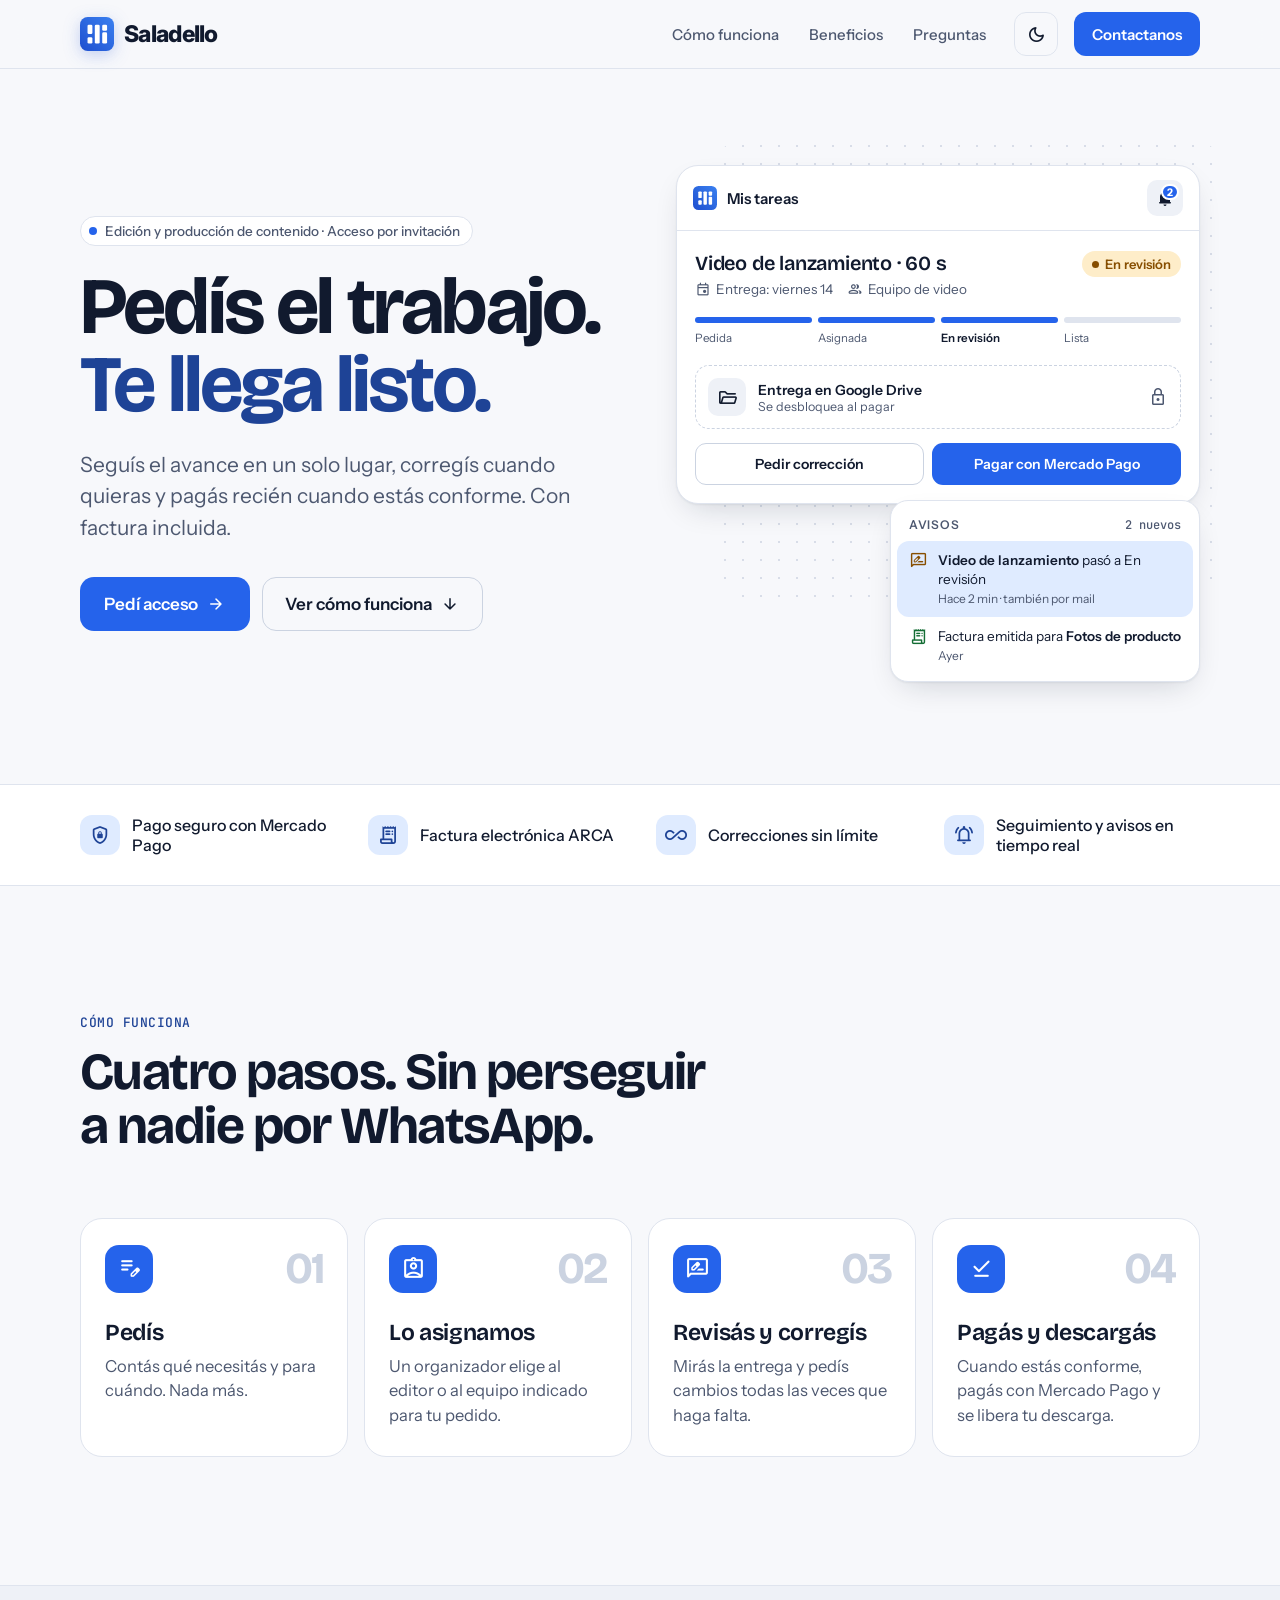
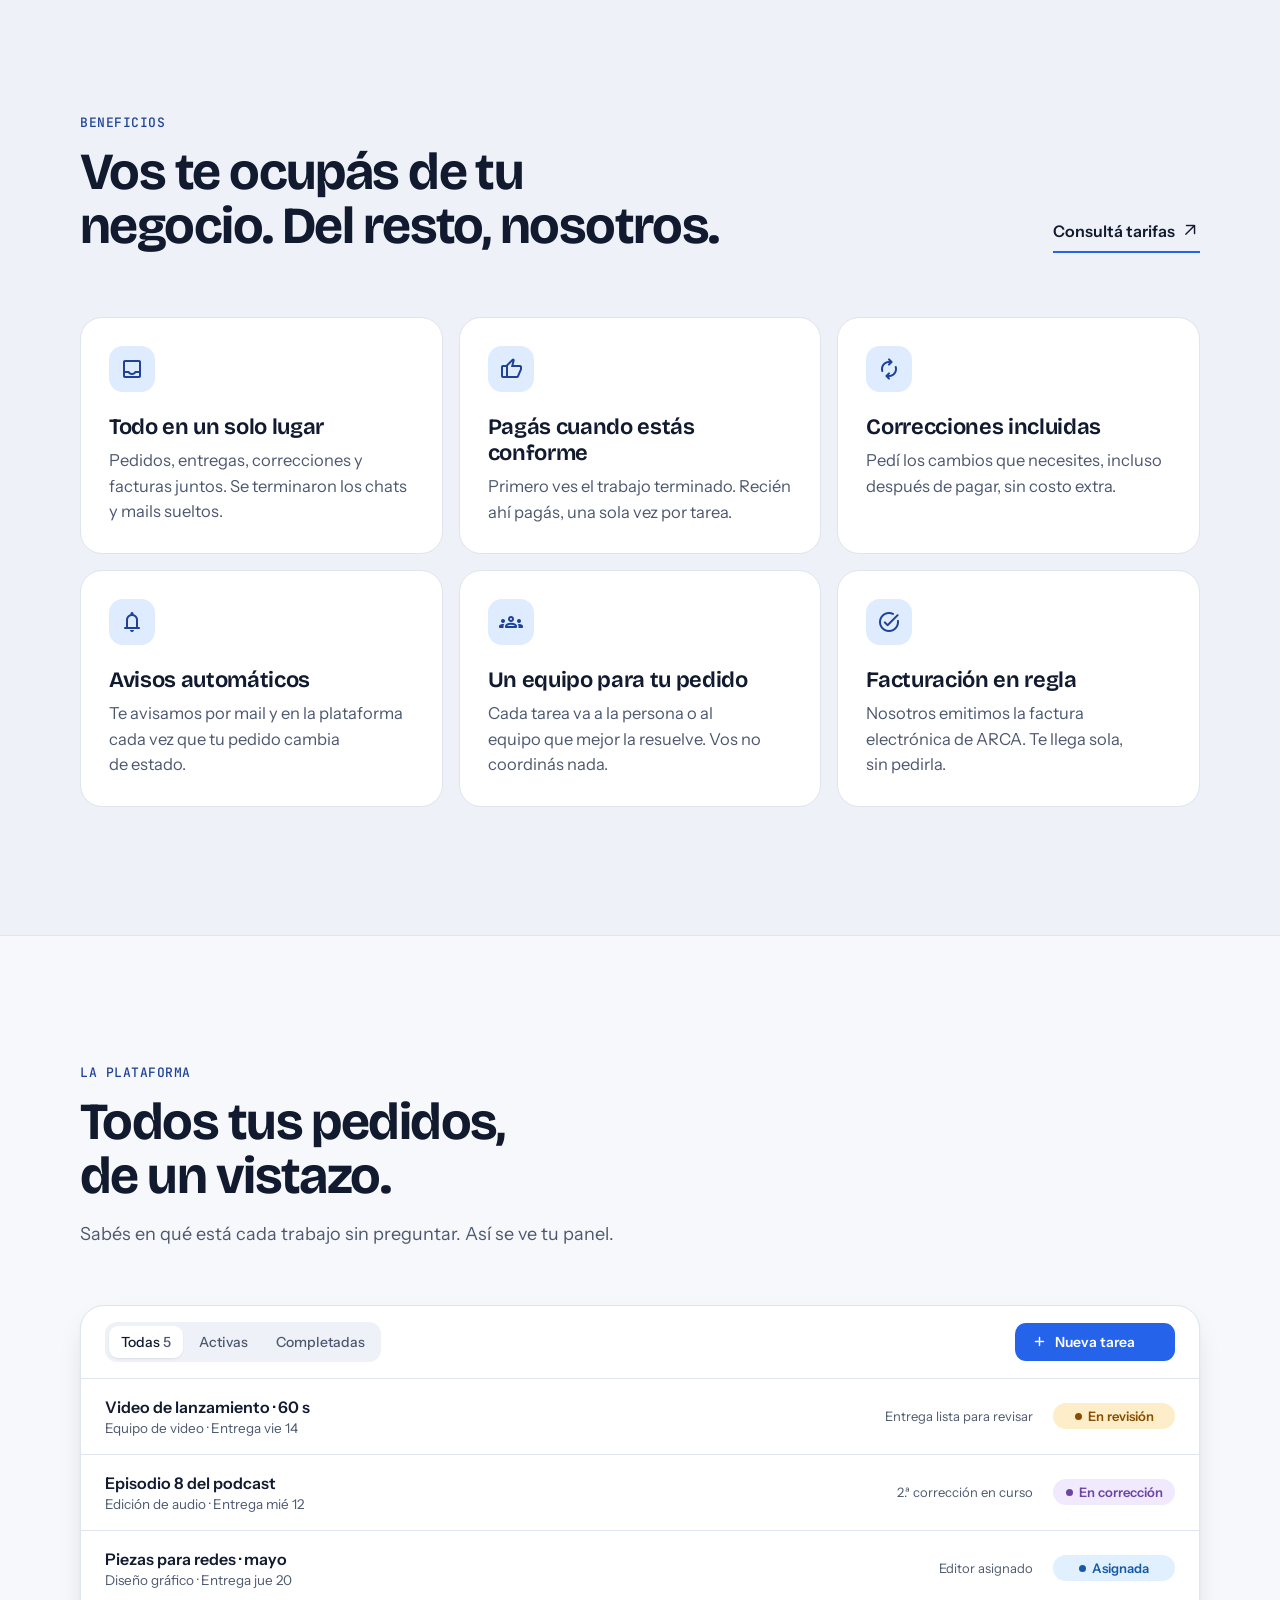
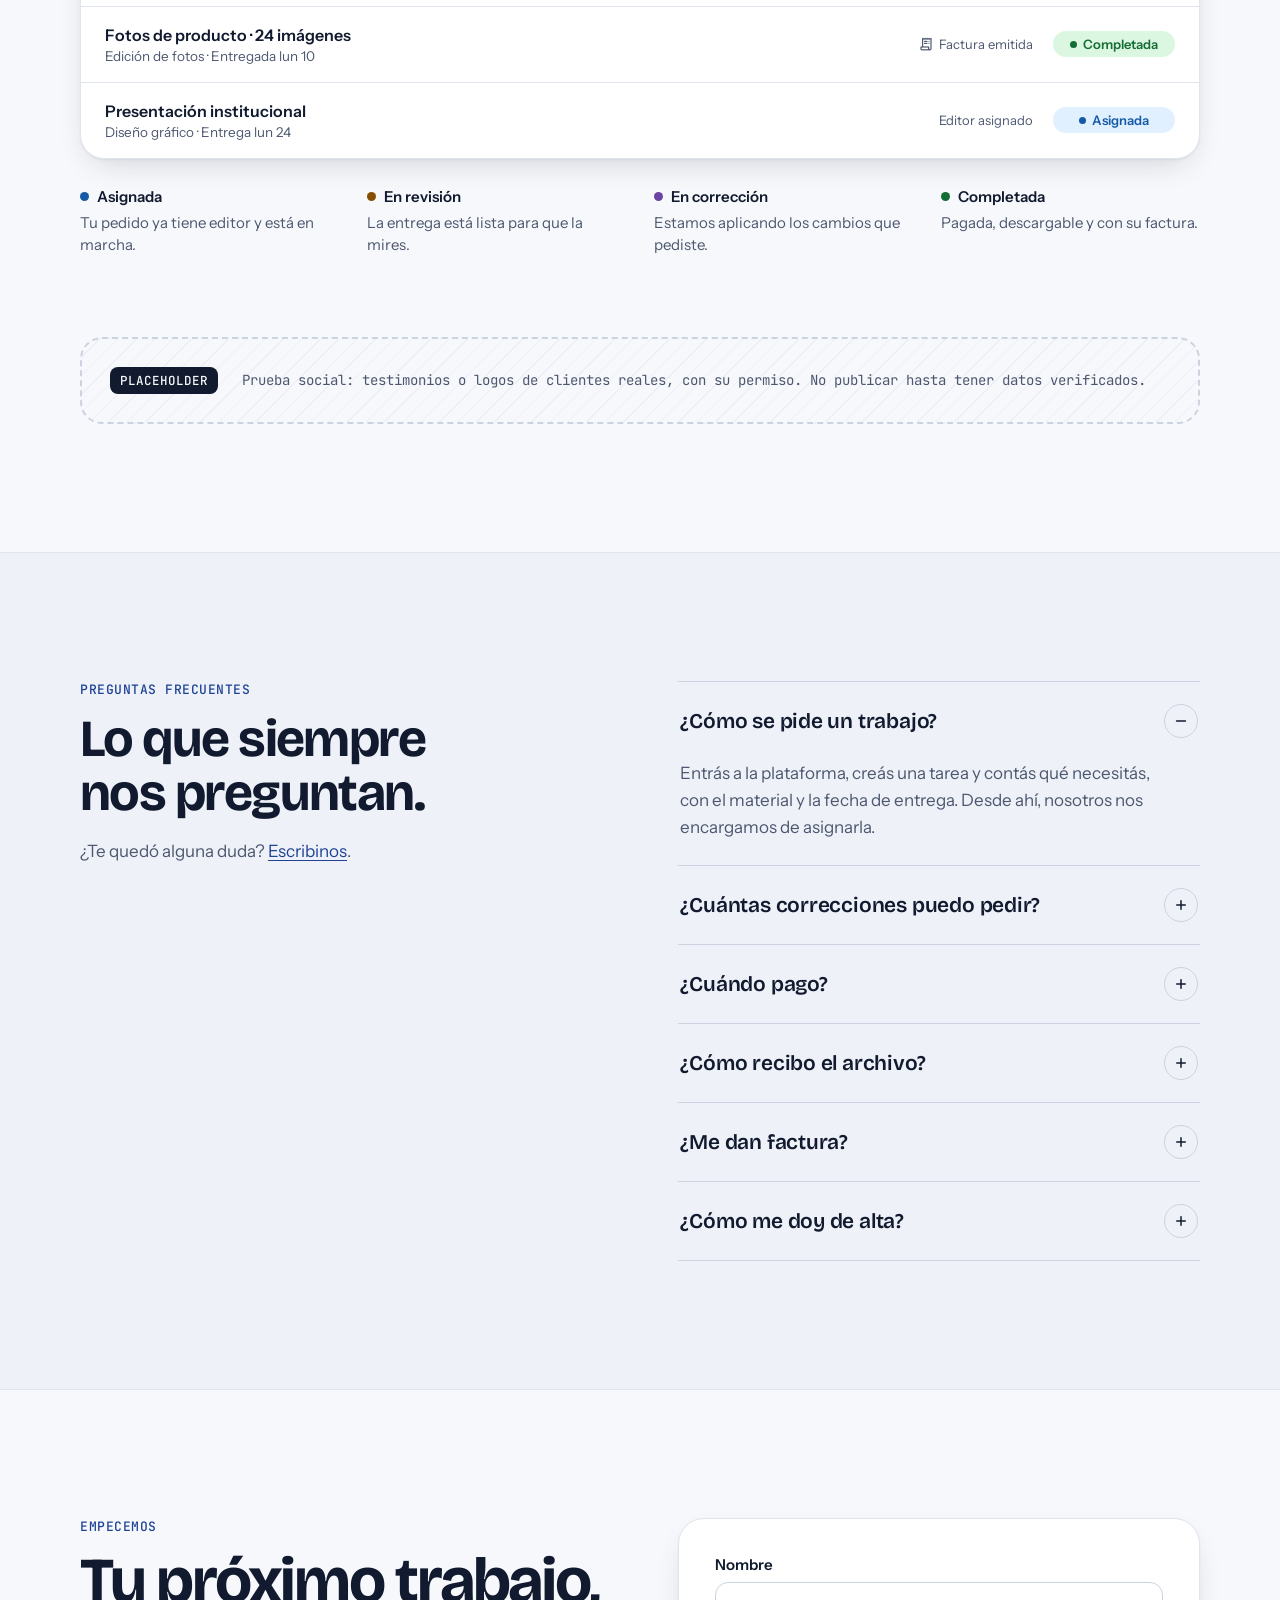
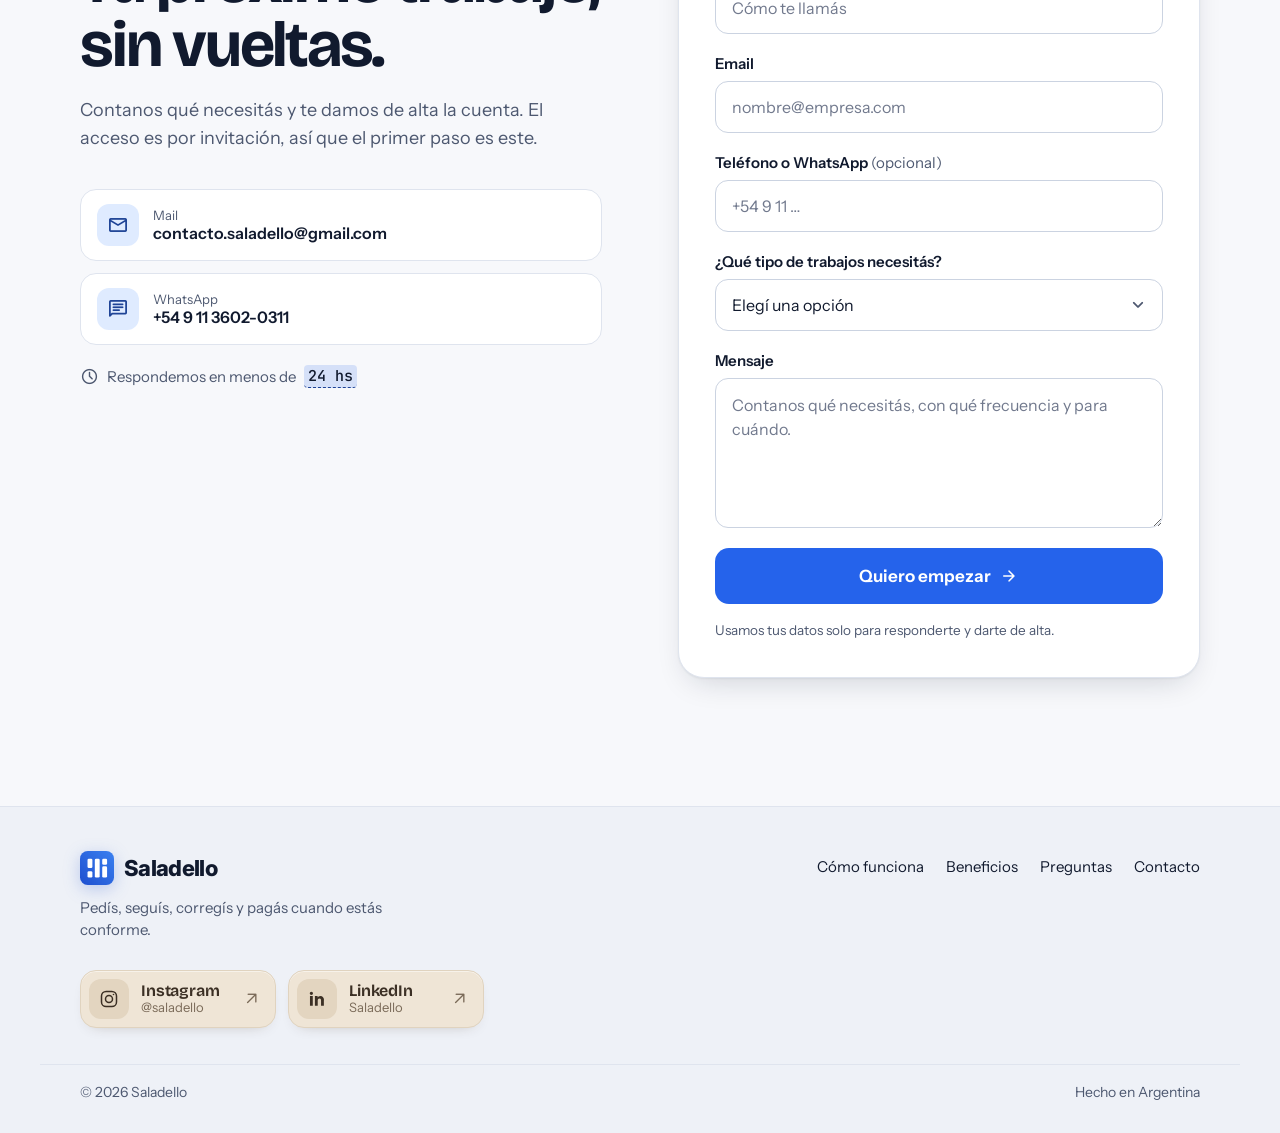
<file: index.html>
<!DOCTYPE html>
<html lang="es-AR">
<head>
<meta charset="utf-8">
<meta name="viewport" content="width=device-width, initial-scale=1">
<title>Saladello — Pedís el trabajo, te llega listo</title>
<meta name="description" content="Pedí trabajos de edición a un equipo de editores, seguí el avance en un solo lugar, corregí cuando quieras y pagá recién cuando estás conforme, con factura incluida.">
<meta name="theme-color" content="#F7F8FB" media="(prefers-color-scheme: light)">
<meta name="theme-color" content="#111A2E" media="(prefers-color-scheme: dark)">
<link rel="icon" type="image/svg+xml" href="assets/favicon.svg">
<meta property="og:title" content="Saladello — Pedís el trabajo, te llega listo">
<meta property="og:description" content="Seguís el avance en un solo lugar, corregís cuando quieras y pagás recién cuando estás conforme. Con factura incluida.">
<meta property="og:image" content="https://saladello-landing.vercel.app/assets/logo-saladello.png">
<meta property="og:type" content="website">
<script>
  // Aplica el tema antes de pintar para evitar el parpadeo.
  (function () {
    try {
      var t = localStorage.getItem('saladello-theme');
      if (t !== 'light' && t !== 'dark') t = matchMedia('(prefers-color-scheme: dark)').matches ? 'dark' : 'light';
      document.documentElement.dataset.theme = t;
    } catch (e) { document.documentElement.dataset.theme = 'light'; }
  })();
</script>
<link rel="preconnect" href="https://fonts.googleapis.com">
<link rel="preconnect" href="https://fonts.gstatic.com" crossorigin>
<link rel="stylesheet" href="https://fonts.googleapis.com/css2?family=Bricolage+Grotesque:opsz,wght@12..96,500..800&family=Instrument+Sans:wght@400..700&family=Inter:wght@800&family=JetBrains+Mono:wght@400;500&display=swap">
<link rel="stylesheet" href="https://fonts.googleapis.com/css2?family=Material+Symbols+Rounded:opsz,wght,FILL,GRAD@20..48,300..500,0..1,0&display=block">
<link rel="stylesheet" href="styles.css">
</head>
<body>

<svg width="0" height="0" style="position:absolute" aria-hidden="true">
  <defs>
    <linearGradient id="mark-grad" x1="1" y1="0" x2="0" y2="1">
      <stop offset="0" stop-color="#3A80F0"/>
      <stop offset="1" stop-color="#1E4FCF"/>
    </linearGradient>
  </defs>
  <symbol id="mark" viewBox="0 0 280 280">
    <rect width="280" height="280" rx="64" fill="url(#mark-grad)"/>
    <g fill="#fff">
      <rect x="62" y="63" width="40" height="78" rx="11"/>
      <rect x="62" y="166" width="40" height="52" rx="11"/>
      <rect x="122" y="63" width="40" height="155" rx="11"/>
      <rect x="183" y="63" width="40" height="50" rx="11"/>
      <rect x="183" y="126" width="40" height="92" rx="11"/>
    </g>
  </symbol>
</svg>

<a class="skip" href="#contenido">Saltar al contenido</a>

<header class="site-header">
  <nav class="nav" aria-label="Principal">
    <a href="#inicio" class="brand" aria-label="Saladello, ir al inicio">
      <svg class="mark" aria-hidden="true"><use href="#mark"/></svg>
      <span class="wordmark" aria-hidden="true">Saladello</span>
    </a>
    <div class="nav-links">
      <a href="#como-funciona">Cómo funciona</a>
      <a href="#beneficios">Beneficios</a>
      <a href="#preguntas">Preguntas</a>
    </div>
    <button type="button" class="icon-btn nav-theme" data-theme-toggle aria-label="Cambiar a modo oscuro" title="Cambiar a modo oscuro"><span class="ms" aria-hidden="true" data-theme-icon>dark_mode</span></button>
    <a href="#contacto" class="btn btn-sm btn-primary">Contactanos</a>
    <button type="button" class="icon-btn menu-btn" id="menu-btn" aria-expanded="false" aria-controls="menu-movil" aria-label="Abrir menú"><span class="ms ms-24" aria-hidden="true">menu</span></button>
  </nav>
  <div id="menu-movil" class="mobile-menu" hidden>
    <a href="#como-funciona">Cómo funciona</a>
    <a href="#beneficios">Beneficios</a>
    <a href="#preguntas">Preguntas</a>
    <button type="button" data-theme-toggle><span class="ms" aria-hidden="true" data-theme-icon>dark_mode</span><span data-theme-label>Cambiar a modo oscuro</span></button>
  </div>
</header>

<main id="contenido">

<section id="inicio" class="hero wrap" aria-labelledby="hero-title">
  <div>
    <p class="pill"><span class="dot" aria-hidden="true"></span>Edición y producción de contenido · Acceso por invitación</p>
    <h1 id="hero-title">Pedís el trabajo. <span class="accent-text">Te llega listo.</span></h1>
    <p class="lead">Seguís el avance en un solo lugar, corregís cuando quieras y pagás recién cuando estás conforme. Con factura incluida.</p>
    <div class="hero-ctas">
      <a href="#contacto" class="btn btn-lg btn-primary">Pedí acceso<span class="ms" aria-hidden="true">arrow_forward</span></a>
      <a href="#como-funciona" class="btn btn-lg btn-ghost">Ver cómo funciona<span class="ms" aria-hidden="true">arrow_downward</span></a>
    </div>
  </div>

  <div class="mock" role="img" aria-label="Ejemplo de la plataforma: una tarea en estado En revisión con su avance, la entrega en Google Drive y el aviso de cambio de estado.">
    <div class="mock-dots" aria-hidden="true"></div>
    <div class="card mock-card" aria-hidden="true">
      <div class="mock-top">
        <svg class="mark mark-xs"><use href="#mark"/></svg>
        <span class="mock-title">Mis tareas</span>
        <span class="bell"><span class="ms ms-fill">notifications</span><span class="badge">2</span></span>
      </div>
      <div class="mock-body">
        <div class="task-head">
          <div class="task-info">
            <div class="task-name">Video de lanzamiento · 60 s</div>
            <div class="task-meta"><span><span class="ms ms-16">event</span>Entrega: viernes 14</span><span><span class="ms ms-16">group</span>Equipo de video</span></div>
          </div>
          <span class="status st-amber"><span class="sdot"></span>En revisión</span>
        </div>
        <div class="progress"><div class="on"></div><div class="on"></div><div class="on"></div><div></div></div>
        <div class="progress-labels"><span>Pedida</span><span>Asignada</span><span class="cur">En revisión</span><span>Lista</span></div>
        <div class="drive">
          <span class="drive-icon"><span class="ms">folder_open</span></span>
          <div class="drive-text"><div class="t">Entrega en Google Drive</div><div class="s">Se desbloquea al pagar</div></div>
          <span class="ms muted">lock</span>
        </div>
        <div class="mock-actions">
          <span class="fake-btn">Pedir corrección</span>
          <span class="fake-btn primary">Pagar con Mercado Pago</span>
        </div>
      </div>
    </div>
    <div class="card notif" aria-hidden="true">
      <div class="notif-head"><span>Avisos</span><span class="mono">2 nuevos</span></div>
      <div class="notif-item unread">
        <span class="ms amber">rate_review</span>
        <div><strong>Video de lanzamiento</strong> pasó a En revisión<div class="when">Hace 2 min · también por mail</div></div>
      </div>
      <div class="notif-item">
        <span class="ms green">receipt_long</span>
        <div>Factura emitida para <strong>Fotos de producto</strong><div class="when">Ayer</div></div>
      </div>
    </div>
  </div>
</section>

<section class="guarantees" aria-label="Garantías">
  <ul class="wrap">
    <li><span class="g-icon ms" aria-hidden="true">shield_lock</span>Pago seguro con Mercado Pago</li>
    <li><span class="g-icon ms" aria-hidden="true">receipt_long</span>Factura electrónica ARCA</li>
    <li><span class="g-icon ms" aria-hidden="true">all_inclusive</span>Correcciones sin límite</li>
    <li><span class="g-icon ms" aria-hidden="true">notifications_active</span>Seguimiento y avisos en tiempo real</li>
  </ul>
</section>

<section id="como-funciona" class="section wrap" aria-labelledby="como-title">
  <div data-reveal="0" class="sec-head">
    <p class="eyebrow">CÓMO FUNCIONA</p>
    <h2 id="como-title">Cuatro pasos. Sin perseguir a nadie por WhatsApp.</h2>
  </div>
  <ol class="steps">
    <li data-reveal="0" class="tile">
      <div class="step-top"><span class="step-icon ms" aria-hidden="true">edit_note</span><span class="step-num">01</span></div>
      <h3>Pedís</h3>
      <p>Contás qué necesitás y para cuándo. Nada más.</p>
    </li>
    <li data-reveal="80" class="tile">
      <div class="step-top"><span class="step-icon ms" aria-hidden="true">assignment_ind</span><span class="step-num">02</span></div>
      <h3>Lo asignamos</h3>
      <p>Un organizador elige al editor o al equipo indicado para tu pedido.</p>
    </li>
    <li data-reveal="160" class="tile">
      <div class="step-top"><span class="step-icon ms" aria-hidden="true">rate_review</span><span class="step-num">03</span></div>
      <h3>Revisás y corregís</h3>
      <p>Mirás la entrega y pedís cambios todas las veces que haga falta.</p>
    </li>
    <li data-reveal="240" class="tile">
      <div class="step-top"><span class="step-icon ms" aria-hidden="true">download_done</span><span class="step-num">04</span></div>
      <h3>Pagás y descargás</h3>
      <p>Cuando estás conforme, pagás con Mercado Pago y se libera tu descarga.</p>
    </li>
  </ol>
</section>

<section id="beneficios" class="band" aria-labelledby="ben-title">
  <div class="section wrap">
    <div data-reveal="0" class="ben-head">
      <div class="sec-head">
        <p class="eyebrow">BENEFICIOS</p>
        <h2 id="ben-title">Vos te ocupás de tu negocio. Del resto, nosotros.</h2>
      </div>
      <a href="#contacto" class="underline-link">Consultá tarifas<span class="ms" aria-hidden="true">arrow_outward</span></a>
    </div>
    <div class="benefits">
      <article data-reveal="0" class="tile">
        <span class="b-icon ms" aria-hidden="true">inbox</span>
        <h3>Todo en un solo lugar</h3>
        <p>Pedidos, entregas, correcciones y facturas juntos. Se terminaron los chats y mails sueltos.</p>
      </article>
      <article data-reveal="60" class="tile">
        <span class="b-icon ms" aria-hidden="true">thumb_up</span>
        <h3>Pagás cuando estás conforme</h3>
        <p>Primero ves el trabajo terminado. Recién ahí pagás, una sola vez por tarea.</p>
      </article>
      <article data-reveal="120" class="tile">
        <span class="b-icon ms" aria-hidden="true">autorenew</span>
        <h3>Correcciones incluidas</h3>
        <p>Pedí los cambios que necesites, incluso después de pagar, sin costo extra.</p>
      </article>
      <article data-reveal="0" class="tile">
        <span class="b-icon ms" aria-hidden="true">notifications</span>
        <h3>Avisos automáticos</h3>
        <p>Te avisamos por mail y en la plataforma cada vez que tu pedido cambia de estado.</p>
      </article>
      <article data-reveal="60" class="tile">
        <span class="b-icon ms" aria-hidden="true">groups</span>
        <h3>Un equipo para tu pedido</h3>
        <p>Cada tarea va a la persona o al equipo que mejor la resuelve. Vos no coordinás nada.</p>
      </article>
      <article data-reveal="120" class="tile">
        <span class="b-icon ms" aria-hidden="true">task_alt</span>
        <h3>Facturación en regla</h3>
        <p>Nosotros emitimos la factura electrónica de ARCA. Te llega sola, sin pedirla.</p>
      </article>
    </div>
  </div>
</section>

<section id="producto" class="section wrap" aria-labelledby="prod-title">
  <div data-reveal="0" class="sec-head wide">
    <p class="eyebrow">LA PLATAFORMA</p>
    <h2 id="prod-title">Todos tus pedidos, de un vistazo.</h2>
    <p class="sub">Sabés en qué está cada trabajo sin preguntar. Así se ve tu panel.</p>
  </div>
  <div data-reveal="0" class="card panel" role="img" aria-label="Vista de ejemplo de la lista de tareas con estados Asignada, En revisión, Completada y En corrección.">
    <div class="panel-bar" aria-hidden="true">
      <div class="tabs"><span class="active">Todas <span class="muted">5</span></span><span>Activas</span><span>Completadas</span></div>
      <span class="fake-btn primary new-task"><span class="ms ms-19">add</span>Nueva tarea</span>
    </div>
    <div aria-hidden="true">
      <div class="row">
        <div class="row-main"><div class="row-title">Video de lanzamiento · 60 s</div><div class="row-sub">Equipo de video · Entrega vie 14</div></div>
        <span class="row-note">Entrega lista para revisar</span>
        <span class="status st-amber fixed"><span class="sdot"></span>En revisión</span>
      </div>
      <div class="row">
        <div class="row-main"><div class="row-title">Episodio 8 del podcast</div><div class="row-sub">Edición de audio · Entrega mié 12</div></div>
        <span class="row-note">2.ª corrección en curso</span>
        <span class="status st-violet fixed"><span class="sdot"></span>En corrección</span>
      </div>
      <div class="row">
        <div class="row-main"><div class="row-title">Piezas para redes · mayo</div><div class="row-sub">Diseño gráfico · Entrega jue 20</div></div>
        <span class="row-note">Editor asignado</span>
        <span class="status st-blue fixed"><span class="sdot"></span>Asignada</span>
      </div>
      <div class="row">
        <div class="row-main"><div class="row-title">Fotos de producto · 24 imágenes</div><div class="row-sub">Edición de fotos · Entregada lun 10</div></div>
        <span class="row-note"><span class="ms ms-16">receipt_long</span>Factura emitida</span>
        <span class="status st-green fixed"><span class="sdot"></span>Completada</span>
      </div>
      <div class="row">
        <div class="row-main"><div class="row-title">Presentación institucional</div><div class="row-sub">Diseño gráfico · Entrega lun 24</div></div>
        <span class="row-note">Editor asignado</span>
        <span class="status st-blue fixed"><span class="sdot"></span>Asignada</span>
      </div>
    </div>
  </div>
  <dl class="legend">
    <div><dt><span class="ldot" style="background:var(--blue-fg)" aria-hidden="true"></span>Asignada</dt><dd>Tu pedido ya tiene editor y está en marcha.</dd></div>
    <div><dt><span class="ldot" style="background:var(--amber-fg)" aria-hidden="true"></span>En revisión</dt><dd>La entrega está lista para que la mires.</dd></div>
    <div><dt><span class="ldot" style="background:var(--violet-fg)" aria-hidden="true"></span>En corrección</dt><dd>Estamos aplicando los cambios que pediste.</dd></div>
    <div><dt><span class="ldot" style="background:var(--green-fg)" aria-hidden="true"></span>Completada</dt><dd>Pagada, descargable y con su factura.</dd></div>
  </dl>

  <aside class="social-placeholder" id="social-proof" aria-label="Espacio reservado para prueba social">
    <span class="ph-tag">PLACEHOLDER</span>
    <p>Prueba social: testimonios o logos de clientes reales, con su permiso. No publicar hasta tener datos verificados.</p>
  </aside>
</section>

<section id="preguntas" class="band" aria-labelledby="faq-title">
  <div class="section wrap faq-grid">
    <div data-reveal="0">
      <p class="eyebrow">PREGUNTAS FRECUENTES</p>
      <h2 id="faq-title">Lo que siempre nos preguntan.</h2>
      <p class="sub">¿Te quedó alguna duda? <a href="#contacto">Escribinos</a>.</p>
    </div>
    <div class="faq" id="faq">
      <div class="faq-item">
        <h3><button type="button" id="faq-b0" aria-expanded="true" aria-controls="faq-p0">¿Cómo se pide un trabajo?<span class="faq-icon ms" aria-hidden="true">remove</span></button></h3>
        <div id="faq-p0" role="region" aria-labelledby="faq-b0" class="faq-panel">Entrás a la plataforma, creás una tarea y contás qué necesitás, con el material y la fecha de entrega. Desde ahí, nosotros nos encargamos de asignarla.</div>
      </div>
      <div class="faq-item">
        <h3><button type="button" id="faq-b1" aria-expanded="false" aria-controls="faq-p1">¿Cuántas correcciones puedo pedir?<span class="faq-icon ms" aria-hidden="true">add</span></button></h3>
        <div id="faq-p1" role="region" aria-labelledby="faq-b1" class="faq-panel" hidden>Todas las que necesites. Pedís los cambios desde la misma tarea y te avisamos cuando estén listos para revisar.</div>
      </div>
      <div class="faq-item">
        <h3><button type="button" id="faq-b2" aria-expanded="false" aria-controls="faq-p2">¿Cuándo pago?<span class="faq-icon ms" aria-hidden="true">add</span></button></h3>
        <div id="faq-p2" role="region" aria-labelledby="faq-b2" class="faq-panel" hidden>Recién cuando estás conforme con el trabajo. Pagás por Mercado Pago una sola vez por tarea, aunque después pidas más correcciones.</div>
      </div>
      <div class="faq-item">
        <h3><button type="button" id="faq-b3" aria-expanded="false" aria-controls="faq-p3">¿Cómo recibo el archivo?<span class="faq-icon ms" aria-hidden="true">add</span></button></h3>
        <div id="faq-p3" role="region" aria-labelledby="faq-b3" class="faq-panel" hidden>El editor sube el resultado a una carpeta de Google Drive. Cuando pagás, se te desbloquea el link de descarga dentro de la tarea.</div>
      </div>
      <div class="faq-item">
        <h3><button type="button" id="faq-b4" aria-expanded="false" aria-controls="faq-p4">¿Me dan factura?<span class="faq-icon ms" aria-hidden="true">add</span></button></h3>
        <div id="faq-p4" role="region" aria-labelledby="faq-b4" class="faq-panel" hidden>Sí. Emitimos la factura electrónica de ARCA (ex AFIP) por cada tarea pagada y te avisamos cuando está disponible.</div>
      </div>
      <div class="faq-item">
        <h3><button type="button" id="faq-b5" aria-expanded="false" aria-controls="faq-p5">¿Cómo me doy de alta?<span class="faq-icon ms" aria-hidden="true">add</span></button></h3>
        <div id="faq-p5" role="region" aria-labelledby="faq-b5" class="faq-panel" hidden>El acceso es por invitación, no hay registro público. Escribinos desde el formulario de abajo y te creamos la cuenta.</div>
      </div>
    </div>
  </div>
</section>

<section id="contacto" class="section wrap" aria-labelledby="contact-title">
  <div class="contact-grid">
    <div data-reveal="0">
      <p class="eyebrow">EMPECEMOS</p>
      <h2 id="contact-title" class="h-xl">Tu próximo trabajo, sin vueltas.</h2>
      <p class="sub narrow">Contanos qué necesitás y te damos de alta la cuenta. El acceso es por invitación, así que el primer paso es este.</p>
      <ul class="channels">
        <li><a data-href="mail" href="#" class="channel"><span class="b-icon ms" aria-hidden="true">mail</span><span class="ch-text"><span class="ch-label">Mail</span><span class="ch-value" data-ph="contactEmail"></span></span></a></li>
        <li><a data-href="whatsapp" href="#" target="_blank" rel="noopener" class="channel"><span class="b-icon ms" aria-hidden="true">chat</span><span class="ch-text"><span class="ch-label">WhatsApp</span><span class="ch-value" data-ph="whatsapp"></span></span></a></li>
      </ul>
      <p class="response"><span class="ms ms-19" aria-hidden="true">schedule</span>Respondemos en menos de <span class="ph ph-ink" data-ph="responseTime" title="Marcador: plazo de respuesta"></span></p>
    </div>

    <div data-reveal="80" class="card form-card">
      <form id="contact-form" novalidate aria-labelledby="contact-title">
        <div class="field-row">
          <div class="field">
            <label for="f-name">Nombre</label>
            <input id="f-name" name="name" type="text" autocomplete="name" required aria-describedby="e-name" placeholder="Cómo te llamás">
            <span id="e-name" class="err" hidden></span>
          </div>
          <div class="field">
            <label for="f-email">Email</label>
            <input id="f-email" name="email" type="email" inputmode="email" autocomplete="email" required aria-describedby="e-email" placeholder="nombre@empresa.com">
            <span id="e-email" class="err" hidden></span>
          </div>
        </div>
        <div class="field-row">
          <div class="field">
            <label for="f-phone">Teléfono o WhatsApp <span class="opt">(opcional)</span></label>
            <input id="f-phone" name="phone" type="tel" inputmode="tel" autocomplete="tel" aria-describedby="e-phone" placeholder="+54 9 11 …">
            <span id="e-phone" class="err" hidden></span>
          </div>
          <div class="field">
            <label for="f-type">¿Qué tipo de trabajos necesitás?</label>
            <div class="select-wrap">
              <select id="f-type" name="type" required aria-describedby="e-type">
                <option value="">Elegí una opción</option>
                <option value="video">Edición de video</option>
                <option value="foto">Edición de fotos</option>
                <option value="diseno">Diseño gráfico y piezas para redes</option>
                <option value="audio">Edición de audio o podcast</option>
                <option value="textos">Redacción y corrección de textos</option>
                <option value="varios">Varios / todavía no sé</option>
              </select>
              <span class="ms select-caret" aria-hidden="true">expand_more</span>
            </div>
            <span id="e-type" class="err" hidden></span>
          </div>
        </div>
        <div class="field">
          <label for="f-msg">Mensaje</label>
          <textarea id="f-msg" name="message" rows="5" required aria-describedby="e-message" placeholder="Contanos qué necesitás, con qué frecuencia y para cuándo."></textarea>
          <span id="e-message" class="err" hidden></span>
        </div>
        <p role="alert" class="form-fail" id="form-fail" hidden>No pudimos enviar tu mensaje. Probá de nuevo en un rato o escribinos a <span data-ph-text="contactEmail"></span>.</p>
        <button type="submit" class="btn-submit" id="submit-btn"><span id="submit-label">Quiero empezar</span><span class="ms" aria-hidden="true" id="submit-icon">arrow_forward</span></button>
        <p class="privacy">Usamos tus datos solo para responderte y darte de alta.</p>
      </form>
      <div class="success" id="form-success" hidden>
        <span class="ok-icon ms" aria-hidden="true">check</span>
        <h3 id="ok-title" tabindex="-1">Gracias, te respondemos en menos de <span class="ph ph-lg" data-ph="responseTime"></span>.</h3>
        <p>Te vamos a escribir a <strong id="sent-to"></strong> para darte de alta y coordinar tu primer pedido.</p>
        <button type="button" class="btn-outline" id="form-reset">Enviar otra consulta</button>
      </div>
      <div class="sr-only" aria-live="polite" id="form-live"></div>
    </div>
  </div>
</section>

</main>

<footer class="site-footer">
  <div class="wrap footer-top">
    <div class="footer-brand">
      <a href="#inicio" class="brand" aria-label="Saladello, ir al inicio"><svg class="mark" aria-hidden="true"><use href="#mark"/></svg><span class="wordmark" aria-hidden="true">Saladello</span></a>
      <p>Pedís, seguís, corregís y pagás cuando estás conforme.</p>
    </div>
    <nav class="footer-nav" aria-label="Pie de página">
      <a href="#como-funciona">Cómo funciona</a>
      <a href="#beneficios">Beneficios</a>
      <a href="#preguntas">Preguntas</a>
      <a href="#contacto">Contacto</a>
    </nav>
    <div class="socials">
      <a data-href="instagram" href="#" target="_blank" rel="noopener" class="social" aria-label="Instagram de Saladello, @saladello (se abre en otra pestaña)">
        <span class="social-icon" aria-hidden="true"><svg viewBox="0 0 24 24" width="20" height="20" fill="none" stroke="currentColor" stroke-width="1.8" stroke-linecap="round" stroke-linejoin="round"><rect x="3" y="3" width="18" height="18" rx="5.5"/><circle cx="12" cy="12" r="4.2"/><circle cx="17.4" cy="6.6" r="1" fill="currentColor" stroke="none"/></svg></span>
        <span class="social-text"><span class="social-name">Instagram</span><span class="social-handle" data-ph-text="instagram"></span></span>
        <span class="social-arrow ms" aria-hidden="true">arrow_outward</span>
      </a>
      <a data-href="linkedin" href="#" target="_blank" rel="noopener" class="social" aria-label="LinkedIn de Saladello (se abre en otra pestaña)">
        <span class="social-icon" aria-hidden="true"><svg viewBox="0 0 24 24" width="20" height="20" fill="currentColor"><path d="M6.94 8.5H3.56V20h3.38V8.5ZM5.25 3.25a1.97 1.97 0 1 0 0 3.94 1.97 1.97 0 0 0 0-3.94ZM20.44 13.4c0-3.1-1.66-5.15-4.37-5.15-1.7 0-2.84.93-3.3 1.8h-.05V8.5H9.48V20h3.38v-5.7c0-1.5.28-2.95 2.14-2.95 1.83 0 1.86 1.71 1.86 3.05V20h3.38v-6.6Z"/></svg></span>
        <span class="social-text"><span class="social-name">LinkedIn</span><span class="social-handle">Saladello</span></span>
        <span class="social-arrow ms" aria-hidden="true">arrow_outward</span>
      </a>
    </div>
  </div>
  <div class="wrap footer-bottom">
    <span>© <span id="year"></span> Saladello</span>
    <span>Hecho en Argentina</span>
  </div>
</footer>

<script src="main.js"></script>
</body>
</html>
</file>
<file: styles.css>
/* ===== Tokens ===== */
:root{
  /* Colores del logo: azul del ícono y azul marino del texto */
  --accent:#2563EB;--on-accent:#FFFFFF;
  --bg:#F7F8FB;--bg-2:#EEF1F7;--surface:#FFFFFF;--field:#FFFFFF;
  --ink:#111A2E;--muted:#4D5870;--line:#DFE4EE;--line-2:#CBD3E1;
  --shadow:0 1px 2px rgba(17,26,46,.06),0 12px 32px -12px rgba(17,26,46,.2);
  --danger:oklch(0.5 0.19 27);--ok:oklch(0.5 0.13 150);
  --blue-fg:oklch(0.47 0.14 255);--blue-bg:oklch(0.95 0.03 255);
  --amber-fg:oklch(0.48 0.11 65);--amber-bg:oklch(0.95 0.05 85);
  --green-fg:oklch(0.47 0.12 150);--green-bg:oklch(0.95 0.04 150);
  --violet-fg:oklch(0.48 0.15 300);--violet-bg:oklch(0.95 0.03 300);
  --accent-soft:color-mix(in oklab,var(--accent) 14%,var(--surface));
  --accent-text:color-mix(in oklab,var(--accent) 58%,var(--ink));
  --ph-bg:color-mix(in oklab,var(--accent) 16%,transparent);
  --display:'Bricolage Grotesque',sans-serif;
  --mono:'JetBrains Mono',monospace;
  --gutter:clamp(20px,5vw,40px);
  --beige:#EFE5D6;--beige-line:#E0D3BF;--beige-chip:#E3D5C0;--beige-ink:#3B2F24;--beige-muted:#7A6A58;
  color-scheme:light;
}
:root[data-theme="dark"]{
  --accent:#3474EA;--on-accent:#FFFFFF;
  --bg:#111A2E;--bg-2:#141E34;--surface:#19243D;--field:#131C31;
  --ink:#F1F4FA;--muted:#A3AEC5;--line:#27324D;--line-2:#36435F;
  --shadow:0 1px 2px rgba(0,0,0,.4),0 16px 40px -16px rgba(0,0,0,.7);
  --danger:oklch(0.76 0.14 27);--ok:oklch(0.8 0.12 150);
  --blue-fg:oklch(0.82 0.09 255);--blue-bg:oklch(0.32 0.06 255);
  --amber-fg:oklch(0.85 0.1 80);--amber-bg:oklch(0.33 0.05 75);
  --green-fg:oklch(0.83 0.1 150);--green-bg:oklch(0.31 0.05 150);
  --violet-fg:oklch(0.83 0.09 300);--violet-bg:oklch(0.32 0.06 300);
  --beige:#2B251F;--beige-line:#3D352C;--beige-chip:#3A3128;--beige-ink:#F1E6D6;--beige-muted:#B9A890;
  color-scheme:dark;
}

/* ===== Base ===== */
html{scroll-behavior:smooth;-webkit-text-size-adjust:100%}
body{margin:0;background:var(--bg);color:var(--ink);font-family:'Instrument Sans',system-ui,sans-serif;-webkit-font-smoothing:antialiased;overflow-x:clip;transition:background-color .3s,color .3s}
*,*::before,*::after{box-sizing:border-box}
a{color:var(--accent-text);text-decoration-thickness:1px;text-underline-offset:3px}
a:hover{color:var(--ink)}
:focus-visible{outline:3px solid var(--accent);outline-offset:3px;border-radius:8px}
::selection{background:var(--accent);color:var(--on-accent)}
[hidden]{display:none!important}
@media (prefers-reduced-motion: reduce){html{scroll-behavior:auto}*,*::before,*::after{transition:none!important;animation:none!important}}

.wrap{max-width:1200px;margin:0 auto;padding-left:var(--gutter);padding-right:var(--gutter)}
.ms{font-family:'Material Symbols Rounded';font-weight:normal;font-style:normal;font-size:20px;line-height:1;letter-spacing:normal;text-transform:none;white-space:nowrap;direction:ltr;-webkit-font-feature-settings:'liga';font-feature-settings:'liga'}
.ms-16{font-size:16px}.ms-19{font-size:19px}.ms-24{font-size:24px}
.ms-fill{font-variation-settings:'FILL' 1}
.muted{color:var(--muted)}
.mono{font-family:var(--mono)}
.accent-text{color:var(--accent-text)}
.sr-only{position:absolute;width:1px;height:1px;overflow:hidden;clip:rect(0 0 0 0);white-space:nowrap}

.skip{position:absolute;left:12px;top:-60px;z-index:100;background:var(--ink);color:var(--bg);padding:10px 14px;border-radius:10px;font-weight:600;text-decoration:none}
.skip:focus{top:12px;color:var(--bg)}

/* ===== Buttons ===== */
.btn{display:inline-flex;align-items:center;gap:8px;font-weight:600;text-decoration:none;transition:transform .2s,box-shadow .2s,background-color .2s,border-color .2s}
.btn-primary{background:var(--accent);color:var(--on-accent)}
.btn-primary:hover{color:var(--on-accent)}
.btn-sm{height:44px;padding:0 18px;border-radius:12px;font-size:15px}
.btn-sm:hover{transform:translateY(-1px);box-shadow:0 8px 20px -8px var(--accent)}
.btn-lg{height:54px;padding:0 24px;border-radius:14px;font-size:17px}
.btn-lg.btn-primary:hover{transform:translateY(-2px);box-shadow:0 12px 28px -10px var(--accent)}
.btn-ghost{padding:0 22px;border:1.5px solid var(--line-2);color:var(--ink)}
.btn-ghost:hover{background:var(--bg-2);border-color:var(--ink);color:var(--ink)}
.icon-btn{width:44px;height:44px;border-radius:12px;border:1px solid var(--line);background:transparent;color:var(--ink);display:grid;place-items:center;cursor:pointer;transition:background-color .2s}
.icon-btn:hover{background:var(--bg-2)}
.icon-btn .ms{font-size:21px}
.icon-btn .ms-24{font-size:24px}

/* ===== Header ===== */
.site-header{position:sticky;top:0;z-index:50;background:color-mix(in oklab,var(--bg) 84%,transparent);backdrop-filter:saturate(1.4) blur(14px);-webkit-backdrop-filter:saturate(1.4) blur(14px);border-bottom:1px solid var(--line)}
.nav{max-width:1200px;margin:0 auto;padding:0 var(--gutter);height:68px;display:flex;align-items:center;gap:16px}
.brand{display:flex;align-items:center;gap:10px;text-decoration:none;color:var(--ink);margin-right:auto}
.brand:hover{color:var(--ink)}
.brand{gap:10px}
.mark{width:34px;height:34px;flex:none;display:block;filter:drop-shadow(0 4px 8px rgba(30,79,207,.25))}
.mark-xs{width:24px;height:24px;filter:none}
.wordmark{font-family:'Inter',var(--display);font-weight:800;font-size:23px;line-height:1;letter-spacing:-0.03em;color:var(--ink)}
.nav-links{display:flex;align-items:center;gap:6px}
.nav-links a{color:var(--muted);text-decoration:none;font-weight:500;font-size:15px;padding:10px 12px;border-radius:10px;transition:color .2s}
.nav-links a:hover{color:var(--ink)}
.menu-btn{display:none}
.mobile-menu{border-top:1px solid var(--line);padding:12px var(--gutter) 20px;display:flex;flex-direction:column;gap:4px;background:var(--bg)}
.mobile-menu a{color:var(--ink);text-decoration:none;font-weight:500;font-size:18px;padding:14px 4px;border-bottom:1px solid var(--line)}
.mobile-menu button{display:flex;align-items:center;gap:10px;background:transparent;border:0;color:var(--ink);font:inherit;font-weight:500;font-size:18px;padding:14px 4px;cursor:pointer;text-align:left}
.mobile-menu button .ms{font-size:22px}
@media (max-width:859.98px){
  .nav-links,.nav-theme{display:none}
  .menu-btn{display:grid}
}
@media (min-width:860px){.mobile-menu{display:none!important}}

/* ===== Hero ===== */
.hero{padding-top:clamp(40px,8vw,96px);padding-bottom:clamp(56px,8vw,104px);display:grid;grid-template-columns:repeat(auto-fit,minmax(min(100%,440px),1fr));gap:clamp(40px,6vw,72px);align-items:center}
.pill{display:inline-flex;align-items:center;gap:8px;margin:0 0 22px;padding:6px 12px 6px 8px;border:1px solid var(--line);border-radius:999px;font-size:13.5px;font-weight:500;color:var(--muted);background:var(--surface)}
.dot{width:8px;height:8px;border-radius:50%;background:var(--accent);flex:none}
h1{font-family:var(--display);font-weight:700;font-size:clamp(42px,7.4vw,80px);line-height:0.98;letter-spacing:-0.035em;margin:0;text-wrap:balance}
.lead{font-size:clamp(18px,2.1vw,21px);line-height:1.5;color:var(--muted);margin:24px 0 0;max-width:34em;text-wrap:pretty}
.hero-ctas{display:flex;flex-wrap:wrap;gap:12px;margin-top:34px}

/* Hero mock */
.card{background:var(--surface);border:1px solid var(--line);box-shadow:var(--shadow)}
.mock{position:relative;padding-bottom:178px}
.mock-dots{position:absolute;inset:-28px -20px 80px 40px;border-radius:32px;background-image:radial-gradient(var(--line-2) 1.2px,transparent 1.2px);background-size:18px 18px;opacity:.7}
.mock-card{position:relative;border-radius:22px;overflow:hidden}
.mock-top{display:flex;align-items:center;gap:10px;padding:14px 16px;border-bottom:1px solid var(--line)}
.mock-title{font-weight:600;font-size:15px;margin-right:auto}
.bell{position:relative;width:36px;height:36px;border-radius:10px;background:var(--bg-2);display:grid;place-items:center}
.badge{position:absolute;top:4px;right:4px;min-width:16px;height:16px;padding:0 4px;border-radius:8px;background:var(--accent);color:var(--on-accent);font-size:10.5px;font-weight:700;display:grid;place-items:center;border:2px solid var(--surface)}
.mock-body{padding:20px 18px 18px}
.task-head{display:flex;flex-wrap:wrap;align-items:flex-start;gap:10px 12px}
.task-info{flex:1 1 200px;min-width:0}
.task-name{font-family:var(--display);font-weight:600;font-size:20px;letter-spacing:-0.01em}
.task-meta{display:flex;flex-wrap:wrap;gap:4px 14px;margin-top:6px;font-size:13.5px;color:var(--muted)}
.task-meta>span{display:inline-flex;align-items:center;gap:5px}
.status{display:inline-flex;align-items:center;gap:6px;padding:5px 10px;border-radius:999px;font-size:13px;font-weight:600;white-space:nowrap}
.status.fixed{padding:5px 11px;min-width:122px;justify-content:center}
.sdot{width:7px;height:7px;border-radius:50%;background:currentColor}
.st-amber{background:var(--amber-bg);color:var(--amber-fg)}
.st-violet{background:var(--violet-bg);color:var(--violet-fg)}
.st-blue{background:var(--blue-bg);color:var(--blue-fg)}
.st-green{background:var(--green-bg);color:var(--green-fg)}
.progress{display:grid;grid-template-columns:repeat(4,1fr);gap:6px;margin-top:20px}
.progress>div{height:6px;border-radius:3px;background:var(--line)}
.progress>div.on{background:var(--accent)}
.progress-labels{display:grid;grid-template-columns:repeat(4,1fr);gap:6px;margin-top:8px;font-size:11.5px;color:var(--muted)}
.progress-labels .cur{color:var(--ink);font-weight:600}
.drive{display:flex;align-items:center;gap:12px;margin-top:20px;padding:12px;border:1px dashed var(--line-2);border-radius:14px}
.drive-icon{width:38px;height:38px;border-radius:10px;background:var(--bg-2);display:grid;place-items:center;flex:none}
.drive-icon .ms{font-size:21px}
.drive-text{min-width:0;flex:1}
.drive-text .t{font-size:14px;font-weight:600}
.drive-text .s{font-size:12.5px;color:var(--muted)}
.mock-actions{display:flex;flex-wrap:wrap;gap:8px;margin-top:14px}
.fake-btn{flex:1 1 140px;height:42px;border-radius:11px;border:1.5px solid var(--line-2);display:grid;place-items:center;font-size:14px;font-weight:600}
.fake-btn.primary{flex-basis:160px;background:var(--accent);color:var(--on-accent);border-color:transparent}
.notif{position:absolute;right:0;bottom:0;width:min(310px,90%);border-radius:18px;padding:6px}
.notif-head{display:flex;align-items:center;justify-content:space-between;padding:10px 12px 8px;font-size:12px;font-weight:600;letter-spacing:.06em;text-transform:uppercase;color:var(--muted)}
.notif-head .mono{letter-spacing:0;text-transform:none;font-weight:500}
.notif-item{display:flex;gap:10px;padding:10px 12px;border-radius:12px;font-size:13.5px;line-height:1.4}
.notif-item.unread{background:var(--accent-soft)}
.notif-item .ms{font-size:19px;line-height:1.1}
.notif-item strong{font-weight:600}
.notif-item .when{color:var(--muted);font-size:12px;margin-top:2px}
.amber{color:var(--amber-fg)}.green{color:var(--green-fg)}

/* ===== Guarantees ===== */
.guarantees{border-block:1px solid var(--line);background:var(--surface)}
.guarantees ul{list-style:none;margin:0 auto;padding-top:clamp(22px,3vw,30px);padding-bottom:clamp(22px,3vw,30px);display:grid;grid-template-columns:repeat(auto-fit,minmax(min(100%,230px),1fr));gap:18px 32px}
.guarantees li{display:flex;align-items:center;gap:12px;font-weight:500;font-size:16px}
.g-icon{width:40px;height:40px;flex:none;border-radius:12px;background:var(--accent-soft);color:var(--accent-text);display:grid;place-items:center;font-size:22px}

/* ===== Sections ===== */
.section{padding-top:clamp(72px,10vw,128px);padding-bottom:clamp(72px,10vw,128px)}
section[id]{scroll-margin-top:72px}
.band{background:var(--bg-2);border-block:1px solid var(--line)}
.sec-head{max-width:640px}
.sec-head.wide{max-width:680px}
.eyebrow{margin:0 0 14px;font-family:var(--mono);font-size:13px;letter-spacing:.04em;color:var(--accent-text);font-weight:500}
h2{font-family:var(--display);font-weight:700;font-size:clamp(32px,4.8vw,52px);line-height:1.04;letter-spacing:-0.03em;margin:0;text-wrap:balance}
h2.h-xl{font-size:clamp(36px,5.6vw,64px);line-height:1;letter-spacing:-0.035em}
.sub{font-size:18px;line-height:1.55;color:var(--muted);margin:18px 0 0;text-wrap:pretty}
.sub.narrow{margin-top:20px;max-width:30em}
.tile{position:relative;border-radius:22px;background:var(--surface);border:1px solid var(--line)}
.tile h3{font-family:var(--display);font-weight:650;letter-spacing:-0.015em}
.tile p{margin:0;color:var(--muted);font-size:16.5px;line-height:1.5;text-wrap:pretty}

/* Steps */
.steps{list-style:none;margin:clamp(40px,6vw,64px) 0 0;padding:0;display:grid;grid-template-columns:repeat(auto-fit,minmax(min(100%,240px),1fr));gap:16px}
.steps .tile{padding:26px 24px 28px}
.steps h3{font-size:23px;margin:26px 0 8px}
.step-top{display:flex;align-items:center;justify-content:space-between}
.step-icon{width:48px;height:48px;border-radius:14px;background:var(--accent);color:var(--on-accent);display:grid;place-items:center;font-size:25px}
.step-num{font-family:var(--display);font-weight:700;font-size:44px;line-height:1;color:var(--line-2);letter-spacing:-0.04em}

/* Benefits */
.ben-head{display:flex;flex-wrap:wrap;align-items:flex-end;justify-content:space-between;gap:20px 40px}
.underline-link{display:inline-flex;align-items:center;gap:6px;font-weight:600;font-size:16px;color:var(--ink);text-decoration:none;padding:10px 0;border-bottom:2px solid var(--accent)}
.underline-link:hover{color:var(--accent-text)}
.underline-link .ms{font-size:19px}
.benefits{margin-top:clamp(40px,6vw,64px);display:grid;grid-template-columns:repeat(auto-fit,minmax(min(100%,300px),1fr));gap:16px}
.benefits .tile{padding:28px}
.benefits h3{font-size:22px;margin:22px 0 8px}
.benefits p{line-height:1.55}
.b-icon{width:46px;height:46px;flex:none;border-radius:14px;background:var(--accent-soft);color:var(--accent-text);display:grid;place-items:center;font-size:24px}

/* Product panel */
.panel{margin-top:clamp(36px,5vw,56px);border-radius:24px;overflow:hidden}
.panel-bar{display:flex;flex-wrap:wrap;align-items:center;gap:12px;padding:16px clamp(16px,3vw,24px);border-bottom:1px solid var(--line)}
.tabs{display:flex;gap:4px;padding:4px;border-radius:12px;background:var(--bg-2);margin-right:auto;font-size:14px;font-weight:500}
.tabs>span{padding:7px 12px;color:var(--muted)}
.tabs>span.active{border-radius:9px;background:var(--surface);box-shadow:0 1px 2px rgba(0,0,0,.08);color:var(--ink)}
.new-task{display:inline-flex;align-items:center;gap:6px;flex:none;height:38px;padding:0 14px}
.row{display:flex;flex-wrap:wrap;align-items:center;gap:8px 20px;padding:18px clamp(16px,3vw,24px);border-bottom:1px solid var(--line)}
.row:last-child{border-bottom:0}
.row-main{flex:1 1 240px;min-width:0}
.row-title{font-weight:600;font-size:16px}
.row-sub{font-size:13.5px;color:var(--muted);margin-top:3px}
.row-note{display:inline-flex;align-items:center;gap:5px;font-size:13px;color:var(--muted);flex:0 1 auto}
.legend{margin:28px 0 0;display:grid;grid-template-columns:repeat(auto-fit,minmax(min(100%,230px),1fr));gap:18px 28px}
.legend dt{display:flex;align-items:center;gap:8px;font-weight:600;font-size:15px}
.legend dd{margin:6px 0 0;color:var(--muted);font-size:15px;line-height:1.5}
.ldot{width:9px;height:9px;border-radius:50%}
.social-placeholder{margin-top:clamp(48px,7vw,80px);padding:28px;border:2px dashed var(--line-2);border-radius:22px;display:flex;flex-wrap:wrap;gap:14px 24px;align-items:center;background:repeating-linear-gradient(135deg,transparent 0 12px,color-mix(in oklab,var(--line) 45%,transparent) 12px 13px)}
.ph-tag{font-family:var(--mono);font-size:12.5px;font-weight:500;padding:5px 10px;border-radius:8px;background:var(--ink);color:var(--bg)}
.social-placeholder p{margin:0;flex:1 1 300px;font-family:var(--mono);font-size:14px;line-height:1.6;color:var(--muted)}

/* FAQ */
.faq-grid{display:grid;grid-template-columns:repeat(auto-fit,minmax(min(100%,340px),1fr));gap:40px clamp(40px,6vw,80px);align-items:start}
.faq-grid .sub{font-size:17px}
.faq{border-top:1px solid var(--line-2)}
.faq-item{border-bottom:1px solid var(--line-2)}
.faq h3{margin:0}
.faq button{width:100%;display:flex;align-items:center;justify-content:space-between;gap:16px;padding:22px 2px;background:none;border:0;color:var(--ink);font:inherit;font-family:var(--display);font-weight:600;font-size:clamp(18px,2.2vw,21px);letter-spacing:-0.01em;text-align:left;cursor:pointer}
.faq-icon{width:34px;height:34px;flex:none;border-radius:50%;border:1px solid var(--line-2);display:grid;place-items:center;font-size:20px}
.faq-panel{padding:0 48px 24px 2px;color:var(--muted);font-size:17px;line-height:1.6}

/* Contact */
.contact-grid{display:grid;grid-template-columns:repeat(auto-fit,minmax(min(100%,360px),1fr));gap:40px clamp(40px,6vw,80px);align-items:start}
.channels{list-style:none;margin:36px 0 0;padding:0;display:flex;flex-direction:column;gap:12px}
.channel{display:flex;align-items:center;gap:14px;padding:14px 16px;border-radius:16px;border:1px solid var(--line);background:var(--surface);color:var(--ink);text-decoration:none;transition:border-color .2s}
.channel:hover{border-color:var(--ink);color:var(--ink)}
.channel .b-icon{width:42px;height:42px;border-radius:12px;font-size:22px}
.ch-text{min-width:0}
.ch-label{display:block;font-size:13px;color:var(--muted)}
.ch-value{display:block;font-size:16px;font-weight:600;overflow-wrap:anywhere}
/* Marcadores: texto a reemplazar por datos reales (se ven resaltados a propósito) */
.ph{font-family:var(--mono);font-size:15px;font-weight:500;background:var(--ph-bg);border-bottom:1.5px dashed var(--accent-text);padding:1px 4px;border-radius:4px;overflow-wrap:anywhere}
.ph-ink{color:var(--ink);font-size:inherit}
.ph-lg{font-family:inherit;font-size:inherit;font-weight:inherit;border-bottom-width:2px;padding:0 4px}
.response{display:flex;align-items:center;flex-wrap:wrap;gap:8px;margin:20px 0 0;color:var(--muted);font-size:15px}

.form-card{border-radius:26px;padding:clamp(22px,4vw,36px);position:relative}
form{display:flex;flex-direction:column;gap:20px}
.field-row{display:grid;grid-template-columns:repeat(auto-fit,minmax(min(100%,220px),1fr));gap:20px}
.field{display:flex;flex-direction:column;gap:8px}
.field label{font-weight:600;font-size:15px}
.opt{font-weight:400;color:var(--muted)}
.field input,.field select,.field textarea{width:100%;border-radius:13px;border:1.5px solid var(--line-2);background:var(--field);color:var(--ink);font:inherit;font-size:16px;transition:border-color .2s,box-shadow .2s}
.field input{height:52px;padding:0 16px}
.field select{height:52px;padding:0 44px 0 16px;appearance:none;-webkit-appearance:none;cursor:pointer}
.field textarea{padding:14px 16px;line-height:1.5;resize:vertical;min-height:132px}
.field input:focus,.field select:focus,.field textarea:focus{outline:none;border-color:var(--accent);box-shadow:0 0 0 4px color-mix(in oklab,var(--accent) 25%,transparent)}
.field [aria-invalid="true"]{border-color:var(--danger)}
.field input::placeholder,.field textarea::placeholder{color:color-mix(in oklab,var(--muted) 80%,transparent)}
.field :disabled{opacity:.6;cursor:not-allowed}
.select-wrap{position:relative}
.select-caret{position:absolute;right:14px;top:50%;transform:translateY(-50%);pointer-events:none;font-size:22px;color:var(--muted)}
.err{display:flex;align-items:center;gap:6px;color:var(--danger);font-size:14px;font-weight:500}
.err::before{content:'error';font-family:'Material Symbols Rounded';font-size:17px;line-height:1;font-feature-settings:'liga'}
.form-fail{margin:0;padding:12px 14px;border-radius:12px;border:1px solid var(--danger);color:var(--danger);font-size:15px;line-height:1.45}
.btn-submit{height:56px;border:0;border-radius:14px;background:var(--accent);color:var(--on-accent);font:inherit;font-weight:650;font-size:17px;cursor:pointer;display:flex;align-items:center;justify-content:center;gap:8px;transition:transform .2s,box-shadow .2s,opacity .2s}
.btn-submit:hover{transform:translateY(-2px);box-shadow:0 12px 28px -10px var(--accent)}
.btn-submit:active{transform:translateY(0)}
.btn-submit:disabled{opacity:.75;cursor:progress;transform:none;box-shadow:none}
.privacy{margin:-4px 0 0;font-size:13.5px;color:var(--muted);line-height:1.5}
.success{padding:clamp(12px,3vw,28px) 0;display:flex;flex-direction:column;align-items:flex-start;gap:16px}
.ok-icon{width:60px;height:60px;border-radius:18px;background:var(--green-bg);color:var(--green-fg);display:grid;place-items:center;font-size:32px}
.success h3{font-family:var(--display);font-weight:700;font-size:clamp(26px,3.4vw,34px);letter-spacing:-0.02em;line-height:1.1;margin:0;outline:none}
.success p{margin:0;color:var(--muted);font-size:17px;line-height:1.55}
.success strong{color:var(--ink);font-weight:600;overflow-wrap:anywhere}
.btn-outline{margin-top:8px;height:48px;padding:0 18px;border-radius:12px;border:1.5px solid var(--line-2);background:transparent;color:var(--ink);font:inherit;font-weight:600;font-size:15px;cursor:pointer}
.btn-outline:hover{background:var(--bg-2)}

/* ===== Footer ===== */
.site-footer{border-top:1px solid var(--line);background:var(--bg-2)}
.footer-top{padding-top:44px;padding-bottom:36px;display:flex;flex-wrap:wrap;gap:28px 48px;align-items:flex-start;justify-content:space-between}
.footer-brand{display:flex;flex-direction:column;gap:12px;max-width:320px}
.footer-brand .wordmark{font-size:22px}
.footer-brand p{margin:0;color:var(--muted);font-size:15px;line-height:1.5}
.footer-nav{display:flex;flex-wrap:wrap;gap:6px 22px}
.footer-nav a{color:var(--ink);text-decoration:none;font-size:15px;padding:6px 0}
.footer-nav a:hover{color:var(--accent-text)}
.socials{display:flex;flex-wrap:wrap;gap:12px}
.social{display:inline-flex;align-items:center;gap:12px;min-width:196px;padding:8px 14px 8px 8px;border-radius:16px;background:var(--beige);border:1px solid var(--beige-line);color:var(--beige-ink);text-decoration:none;box-shadow:0 1px 0 rgba(255,255,255,.5) inset,0 6px 16px -12px rgba(60,40,20,.45);transition:transform .25s cubic-bezier(.2,.7,.2,1),box-shadow .25s,border-color .25s,background-color .25s}
.social:hover{color:var(--beige-ink);transform:translateY(-2px);border-color:color-mix(in oklab,var(--accent) 45%,var(--beige-line));box-shadow:0 1px 0 rgba(255,255,255,.5) inset,0 14px 26px -14px rgba(60,40,20,.5)}
.social-icon{width:40px;height:40px;flex:none;border-radius:12px;background:var(--beige-chip);color:var(--beige-ink);display:grid;place-items:center;transition:background-color .25s,color .25s}
.social:hover .social-icon{background:var(--accent);color:var(--on-accent)}
.social-text{display:flex;flex-direction:column;line-height:1.2;margin-right:auto}
.social-name{font-family:var(--display);font-weight:650;font-size:16px;letter-spacing:-0.01em}
.social-handle{font-size:13px;color:var(--beige-muted)}
.social-arrow{font-size:18px;color:var(--beige-muted);transition:transform .25s,color .25s}
.social:hover .social-arrow{transform:translate(2px,-2px);color:var(--accent-text)}
.footer-bottom{padding-top:18px;padding-bottom:32px;border-top:1px solid var(--line);display:flex;flex-wrap:wrap;gap:8px 24px;justify-content:space-between;color:var(--muted);font-size:14px}

/* ===== Reveal on scroll ===== */
.reveal-init{opacity:0;transform:translateY(20px);transition:opacity .7s ease,transform .7s cubic-bezier(.2,.7,.2,1)}
.reveal-init.revealed{opacity:1;transform:none}
</file>
